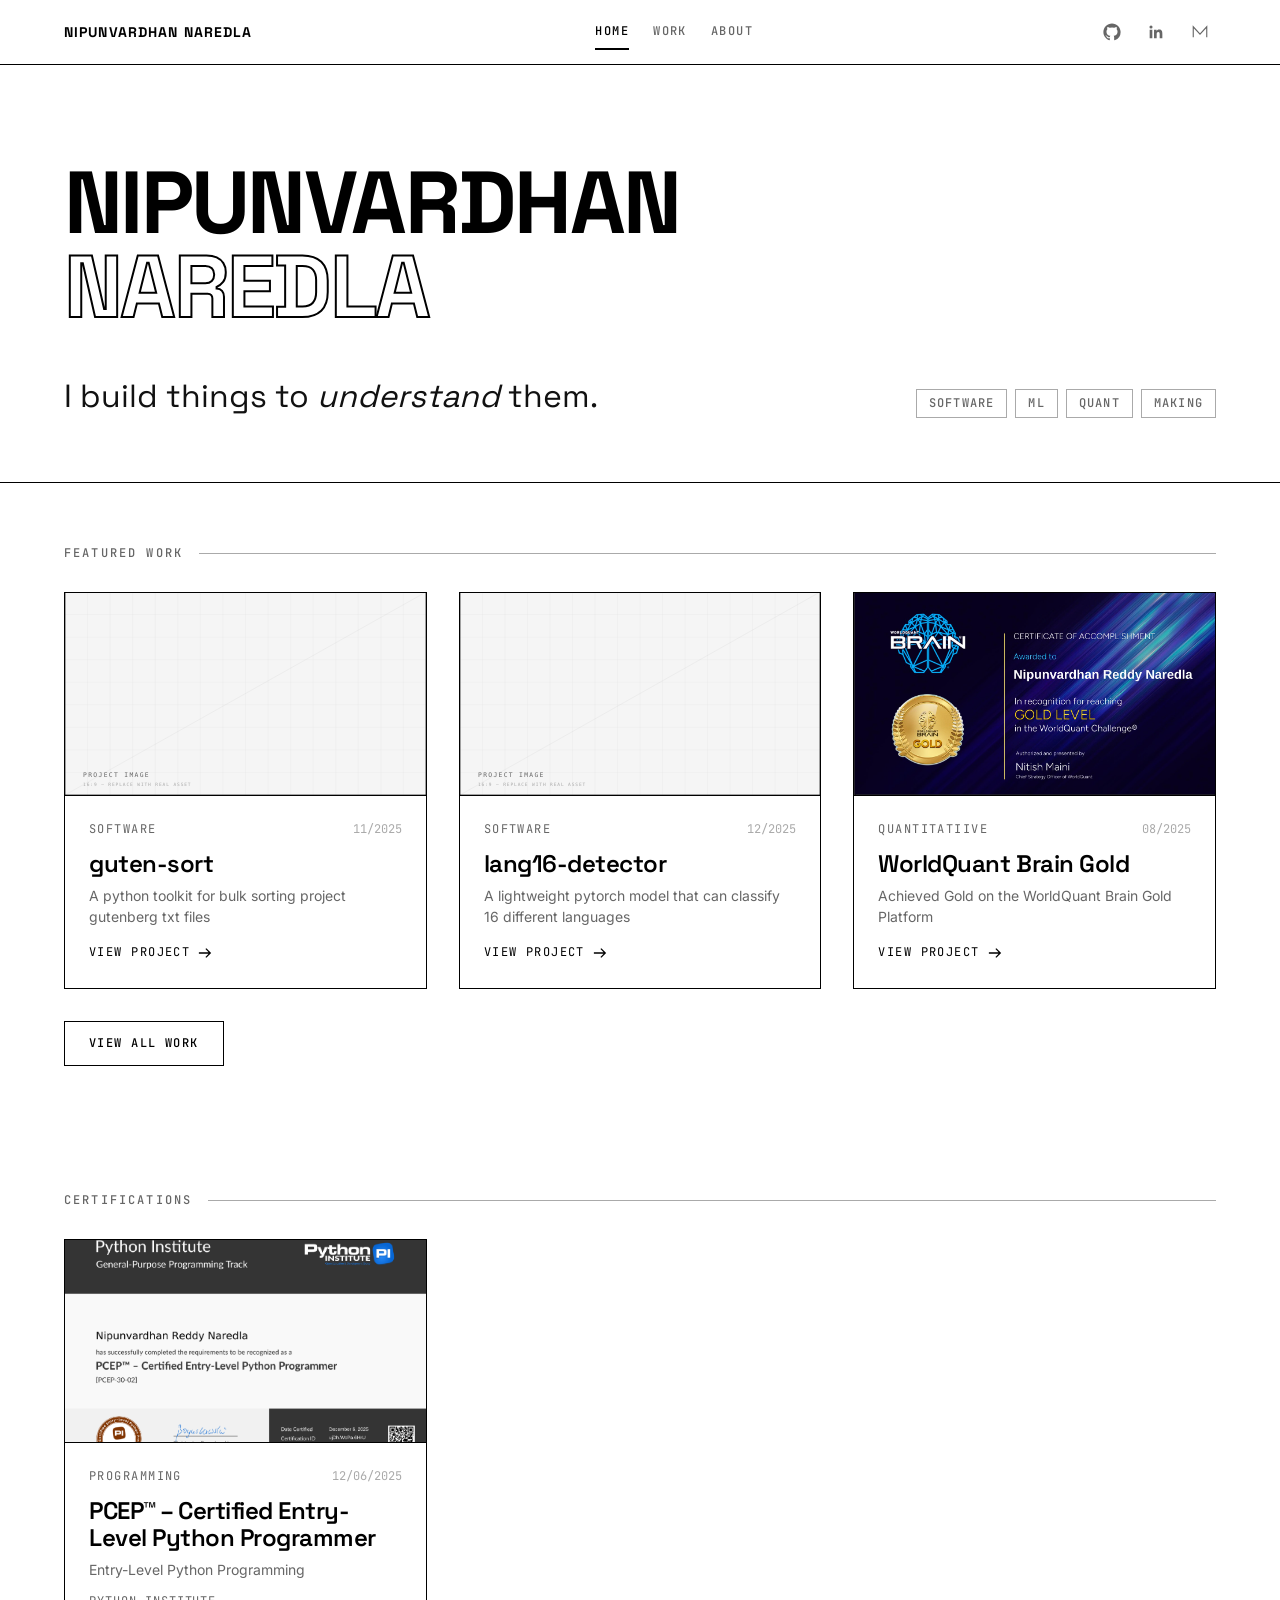
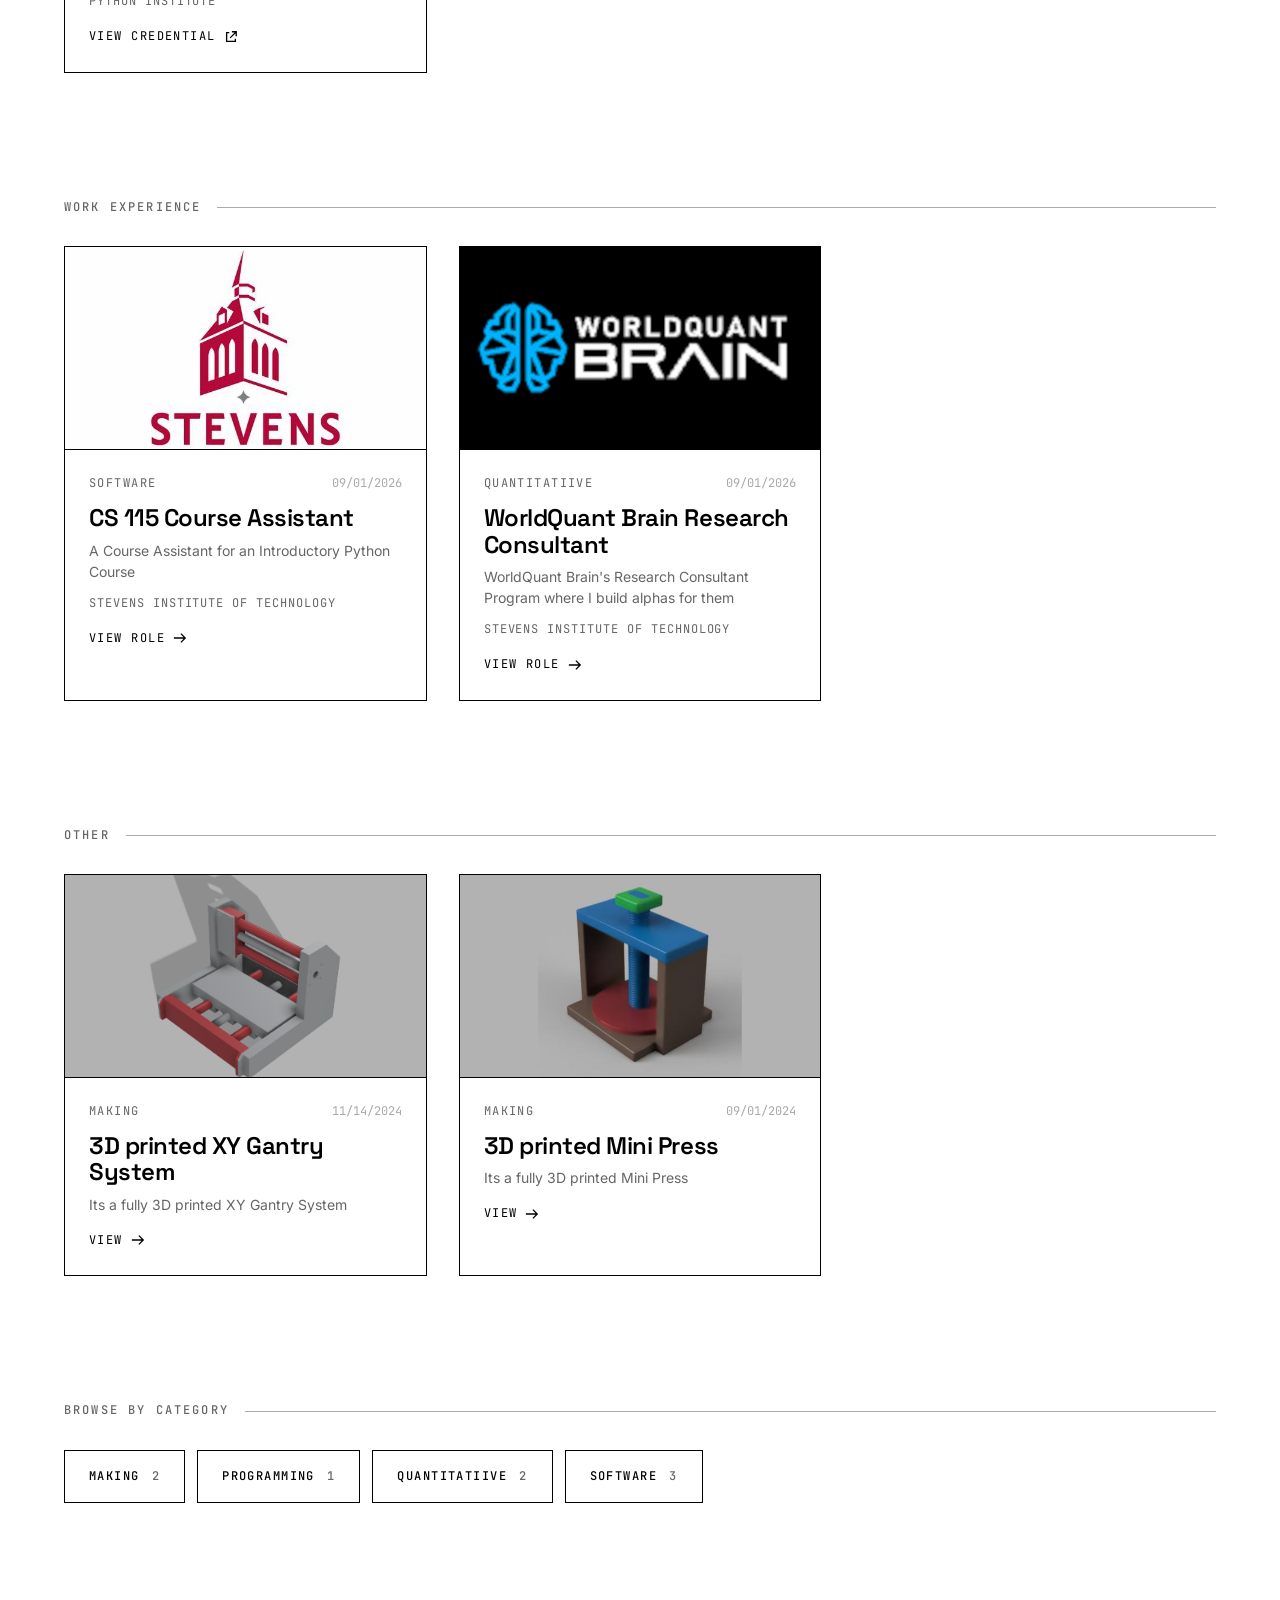
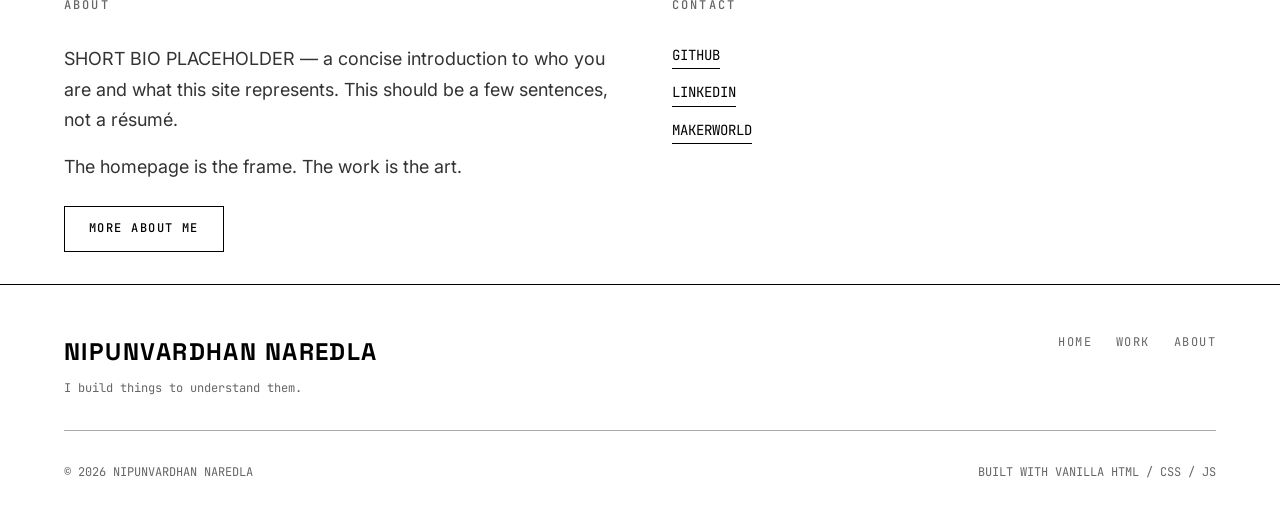
<file: index.html>
<!DOCTYPE html>
<html lang="en">
<head>
  <meta charset="UTF-8">
  <meta name="viewport" content="width=device-width, initial-scale=1.0">
  <title>NIPUNVARDHAN NAREDLA — I build things to understand them.</title>
  <meta name="description" content="Personal portfolio of Nipunvardhan Naredla — projects, certifications, and work experience.">

  <!-- Fonts -->
  <link rel="preconnect" href="https://fonts.googleapis.com">
  <link rel="preconnect" href="https://fonts.gstatic.com" crossorigin>
  <link href="https://fonts.googleapis.com/css2?family=Space+Grotesk:wght@400;500;600;700&family=Inter:wght@400;500;600&family=JetBrains+Mono:wght@400;500&display=swap" rel="stylesheet">

  <!-- Styles -->
  <link rel="stylesheet" href="css/global.css">
  <link rel="stylesheet" href="css/components.css">
  <link rel="stylesheet" href="css/pages.css">

  <!-- Favicon -->
  <link rel="icon" href="data:image/svg+xml,%3Csvg xmlns='http://www.w3.org/2000/svg' viewBox='0 0 32 32'%3E%3Crect width='32' height='32' fill='%23000'/%3E%3Ctext x='16' y='22' font-family='monospace' font-size='14' fill='%23fff' text-anchor='middle'%3ENN%3C/text%3E%3C/svg%3E">
</head>
<body>
  <a class="skip-link" href="#main">Skip to content</a>

  <!-- Icon sprite -->
  <svg xmlns="http://www.w3.org/2000/svg" style="display:none" aria-hidden="true">
    <defs>
      <symbol id="icon-github" viewBox="0 0 24 24">
        <path fill="currentColor" d="M12 .5C5.65.5.5 5.65.5 12c0 5.08 3.29 9.39 7.86 10.91.58.11.79-.25.79-.55 0-.27-.01-1.17-.02-2.12-3.2.7-3.88-1.36-3.88-1.36-.52-1.33-1.28-1.68-1.28-1.68-1.04-.71.08-.7.08-.7 1.15.08 1.76 1.19 1.76 1.19 1.03 1.76 2.69 1.25 3.35.96.1-.75.4-1.25.72-1.54-2.55-.29-5.24-1.28-5.24-5.68 0-1.26.45-2.28 1.19-3.09-.12-.29-.52-1.46.11-3.05 0 0 .97-.31 3.18 1.18a11.1 11.1 0 0 1 5.78 0c2.21-1.49 3.18-1.18 3.18-1.18.63 1.59.23 2.76.11 3.05.74.81 1.19 1.83 1.19 3.09 0 4.41-2.69 5.38-5.25 5.67.41.35.77 1.05.77 2.12 0 1.53-.01 2.76-.01 3.14 0 .3.2.66.8.55A11.51 11.51 0 0 0 23.5 12C23.5 5.65 18.35.5 12 .5z"/>
      </symbol>
      <symbol id="icon-linkedin" viewBox="0 0 24 24">
        <path fill="currentColor" d="M20.45 20.45h-3.55v-5.57c0-1.33-.03-3.04-1.85-3.04-1.85 0-2.14 1.45-2.14 2.94v5.67H9.36V9h3.41v1.56h.05c.48-.9 1.64-1.85 3.37-1.85 3.6 0 4.27 2.37 4.27 5.46v6.28zM5.34 7.43a2.06 2.06 0 1 1 0-4.12 2.06 2.06 0 0 1 0 4.12zM7.12 20.45H3.56V9h3.56v11.45z"/>
      </symbol>
      <symbol id="icon-makerworld" viewBox="0 0 24 24">
        <path fill="none" stroke="currentColor" stroke-width="1.5" d="M3 19V5l9 10 9-10v14"/>
      </symbol>
    </defs>
  </svg>

  <!-- ================= HEADER ================= -->
  <header class="site-header">
    <div class="container site-header__inner">
      <a class="site-header__logo" href="index.html">NIPUNVARDHAN NAREDLA</a>

      <nav class="site-nav" id="site-nav" aria-label="Main navigation">
        <a class="site-nav__link" href="index.html" aria-current="page">Home</a>
        <a class="site-nav__link" href="projects.html">Work</a>
        <a class="site-nav__link" href="about.html">About</a>
      </nav>

      <div class="site-header__socials">
        <a class="social-link" href="https://github.com/Nipunvardhan-Naredla" aria-label="GitHub">
          <svg><use href="#icon-github"/></svg>
        </a>
        <a class="social-link" href="https://linkedin.com/in/nipunvardhan-naredla" aria-label="LinkedIn">
          <svg><use href="#icon-linkedin"/></svg>
        </a>
        <a class="social-link" href="https://makerworld.com/en/@NipunMakesStuff" aria-label="MakerWorld">
          <svg><use href="#icon-makerworld"/></svg>
        </a>
      </div>

      <button class="nav-toggle" id="nav-toggle" aria-expanded="false" aria-controls="site-nav" aria-label="Toggle navigation menu">
        <span class="nav-toggle__bar"></span>
        <span class="nav-toggle__bar"></span>
        <span class="nav-toggle__bar"></span>
      </button>
    </div>
  </header>

  <main id="main">

    <!-- ================= HERO ================= -->
    <section class="hero" aria-labelledby="hero-title">
      <div class="container">
        <h1 class="hero__title" id="hero-title">
          <span class="hero__title-line">NIPUNVARDHAN</span>
          <span class="hero__title-line hero__title-line--outline">NAREDLA</span>
        </h1>

        <div class="hero__bottom">
          <p class="hero__tagline">
            I build things to <em>understand</em> them.
          </p>
          <div class="hero__categories" aria-label="Areas of work">
            <span class="tag">SOFTWARE</span>
            <span class="tag">ML</span>
            <span class="tag">QUANT</span>
            <span class="tag">MAKING</span>
          </div>
        </div>
      </div>
    </section>

    <!-- ================= FEATURED WORK ================= -->
    <section class="section" aria-labelledby="featured-title">
      <div class="container">
        <h2 class="section-label" id="featured-title">Featured Work</h2>
        <div class="featured-grid" id="featured-grid">
          <!-- Populated by js/projects.js -->
        </div>
        <p class="mt-8">
          <a class="btn" href="projects.html">View all work</a>
        </p>
      </div>
    </section>

    <!-- ================= CERTIFICATIONS ================= -->
    <section class="section" aria-labelledby="certifications-title">
      <div class="container">
        <h2 class="section-label" id="certifications-title">Certifications</h2>
        <div class="featured-grid" id="certifications-grid">
          <!-- Populated by js/projects.js -->
        </div>
      </div>
    </section>

    <!-- ================= WORK EXPERIENCE ================= -->
    <section class="section" aria-labelledby="experience-title">
      <div class="container">
        <h2 class="section-label" id="experience-title">Work Experience</h2>
        <div class="featured-grid" id="experience-grid">
          <!-- Populated by js/projects.js -->
        </div>
      </div>
    </section>

    <!-- ================= OTHER ================= -->
    <section class="section" aria-labelledby="other-title">
      <div class="container">
        <h2 class="section-label" id="other-title">Other</h2>
        <div class="featured-grid" id="other-grid">
          <!-- Populated by js/projects.js -->
        </div>
      </div>
    </section>
    <!--================= INTERACTIVE / FEATURED PROJECT =================
    <section class="interactive-section section--large" aria-labelledby="interactive-title">
      <div class="container">
        <h2 class="section-label" id="interactive-title">Interactive Project</h2>

        <div class="interactive-demo">
          <div class="interactive-demo__canvas-wrap">
            <canvas class="interactive-demo__canvas" id="demo-canvas" aria-label="Interactive monochrome particle field demo"></canvas>
            <span class="interactive-demo__hint">MOVE CURSOR — PLACEHOLDER DEMO</span>
          </div>
          <div class="interactive-demo__body">
            <div>
              <h3 class="interactive-demo__title">INTERACTIVE PROJECT TITLE</h3>
              <p class="interactive-demo__desc">
                INTERACTIVE PROJECT DESCRIPTION — this section is reserved for a project that
                benefits from being experienced directly. Replace this canvas with a live demo,
                simulation, tool, game, or visualization.
              </p>
            </div>
            <a class="btn" href="projects/software.html">Open project</a>
          </div>
        </div>
      </div>
    </section>
    -->
    <!-- ================= CATEGORIES ================= -->
    <section class="section" aria-labelledby="categories-title">
      <div class="container">
        <h2 class="section-label" id="categories-title">Browse by Category</h2>
        <div class="category-list" id="category-list">
          <!-- Populated by js/projects.js from work data -->
        </div>
      </div>
    </section>

    <!-- ================= ABOUT TEASER ================= -->
    <section class="section section--tight" aria-labelledby="about-teaser-title">
      <div class="container">
        <div class="home-about">
          <div>
            <h2 class="section-label section-label--no-rule" id="about-teaser-title">About</h2>
            <div class="home-about__text">
              <p>
                SHORT BIO PLACEHOLDER — a concise introduction to who you are and what this
                site represents. This should be a few sentences, not a résumé.
              </p>
              <p>
                The homepage is the frame. The work is the art.
              </p>
            </div>
            <p class="mt-6">
              <a class="btn" href="about.html">More about me</a>
            </p>
          </div>
          <div>
            <h2 class="section-label section-label--no-rule">Contact</h2>
            <div class="about-contact">
              <a href="https://github.com/Nipunvardhan-Naredla">GITHUB</a>
              <a href="https://linkedin.com/in/nipunvardhan-naredla">LINKEDIN</a>
              <a href="https://makerworld.com/en/@NipunMakesStuff">MAKERWORLD</a>
            </div>
          </div>
        </div>
      </div>
    </section>

  </main>

  <!-- ================= FOOTER ================= -->
  <footer class="site-footer">
    <div class="container site-footer__inner">
      <div class="site-footer__top">
        <div>
          <p class="site-footer__brand">NIPUNVARDHAN NAREDLA</p>
          <p class="site-footer__tagline">I build things to understand them.</p>
        </div>
        <nav class="site-footer__nav" aria-label="Footer navigation">
          <a href="index.html">Home</a>
          <a href="projects.html">Work</a>
          <a href="about.html">About</a>
        </nav>
      </div>
      <div class="site-footer__bottom">
        <p class="site-footer__meta">© 2026 NIPUNVARDHAN NAREDLA</p>
        <p class="site-footer__meta">BUILT WITH VANILLA HTML / CSS / JS</p>
      </div>
    </div>
  </footer>

  <!-- Scripts -->
  <script src="js/projects-data.js"></script>
  <script src="js/projects.js"></script>
  <script src="js/main.js"></script>
</body>
</html>
</file>
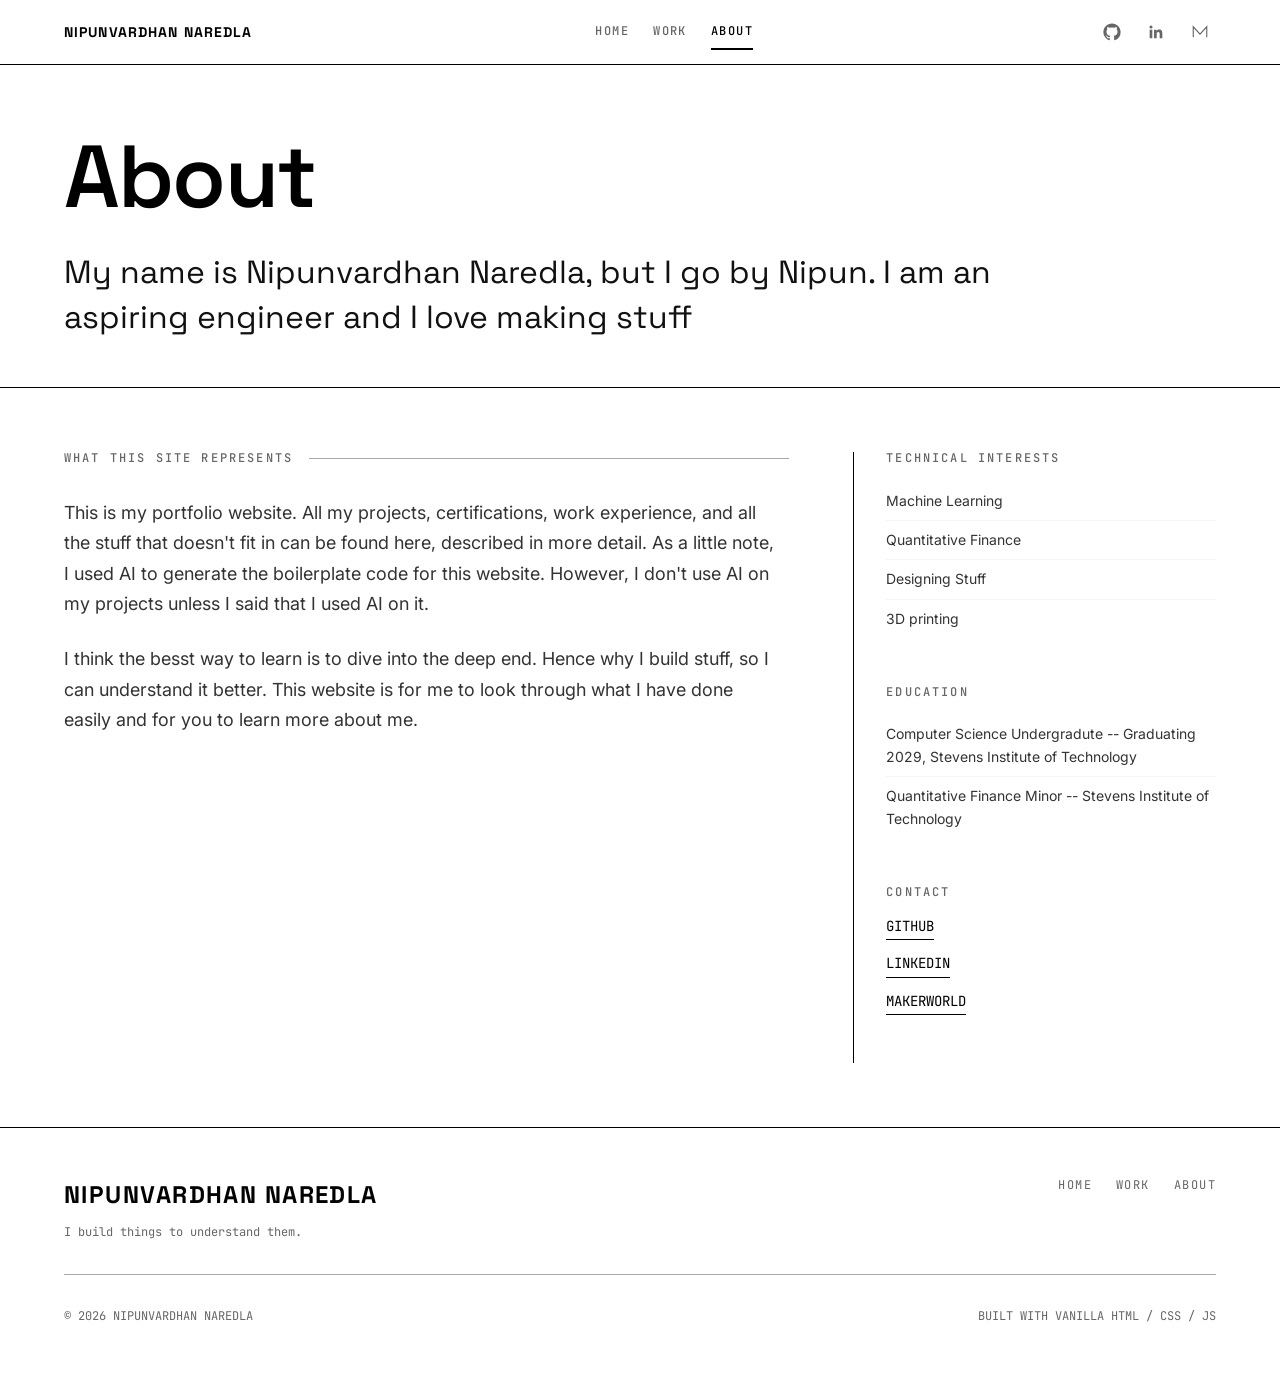
<file: about.html>
<!DOCTYPE html>
<html lang="en">
<head>
  <meta charset="UTF-8">
  <meta name="viewport" content="width=device-width, initial-scale=1.0">
  <title>About — NIPUNVARDHAN NAREDLA</title>
  <meta name="description" content="About Nipunvardhan Naredla.">

  <!-- Fonts -->
  <link rel="preconnect" href="https://fonts.googleapis.com">
  <link rel="preconnect" href="https://fonts.gstatic.com" crossorigin>
  <link href="https://fonts.googleapis.com/css2?family=Space+Grotesk:wght@400;500;600;700&family=Inter:wght@400;500;600&family=JetBrains+Mono:wght@400;500&display=swap" rel="stylesheet">

  <!-- Styles -->
  <link rel="stylesheet" href="css/global.css">
  <link rel="stylesheet" href="css/components.css">
  <link rel="stylesheet" href="css/pages.css">

  <!-- Favicon -->
  <link rel="icon" href="data:image/svg+xml,%3Csvg xmlns='http://www.w3.org/2000/svg' viewBox='0 0 32 32'%3E%3Crect width='32' height='32' fill='%23000'/%3E%3Ctext x='16' y='22' font-family='monospace' font-size='14' fill='%23fff' text-anchor='middle'%3ENN%3C/text%3E%3C/svg%3E">
</head>
<body>
  <a class="skip-link" href="#main">Skip to content</a>

  <!-- Icon sprite -->
  <svg xmlns="http://www.w3.org/2000/svg" style="display:none" aria-hidden="true">
    <defs>
      <symbol id="icon-github" viewBox="0 0 24 24">
        <path fill="currentColor" d="M12 .5C5.65.5.5 5.65.5 12c0 5.08 3.29 9.39 7.86 10.91.58.11.79-.25.79-.55 0-.27-.01-1.17-.02-2.12-3.2.7-3.88-1.36-3.88-1.36-.52-1.33-1.28-1.68-1.28-1.68-1.04-.71.08-.7.08-.7 1.15.08 1.76 1.19 1.76 1.19 1.03 1.76 2.69 1.25 3.35.96.1-.75.4-1.25.72-1.54-2.55-.29-5.24-1.28-5.24-5.68 0-1.26.45-2.28 1.19-3.09-.12-.29-.52-1.46.11-3.05 0 0 .97-.31 3.18 1.18a11.1 11.1 0 0 1 5.78 0c2.21-1.49 3.18-1.18 3.18-1.18.63 1.59.23 2.76.11 3.05.74.81 1.19 1.83 1.19 3.09 0 4.41-2.69 5.38-5.25 5.67.41.35.77 1.05.77 2.12 0 1.53-.01 2.76-.01 3.14 0 .3.2.66.8.55A11.51 11.51 0 0 0 23.5 12C23.5 5.65 18.35.5 12 .5z"/>
      </symbol>
      <symbol id="icon-linkedin" viewBox="0 0 24 24">
        <path fill="currentColor" d="M20.45 20.45h-3.55v-5.57c0-1.33-.03-3.04-1.85-3.04-1.85 0-2.14 1.45-2.14 2.94v5.67H9.36V9h3.41v1.56h.05c.48-.9 1.64-1.85 3.37-1.85 3.6 0 4.27 2.37 4.27 5.46v6.28zM5.34 7.43a2.06 2.06 0 1 1 0-4.12 2.06 2.06 0 0 1 0 4.12zM7.12 20.45H3.56V9h3.56v11.45z"/>
      </symbol>
      <symbol id="icon-makerworld" viewBox="0 0 24 24">
        <path fill="none" stroke="currentColor" stroke-width="1.5" d="M3 19V5l9 10 9-10v14"/>
      </symbol>
    </defs>
  </svg>

  <!-- ================= HEADER ================= -->
  <header class="site-header">
    <div class="container site-header__inner">
      <a class="site-header__logo" href="index.html">NIPUNVARDHAN NAREDLA</a>

      <nav class="site-nav" id="site-nav" aria-label="Main navigation">
        <a class="site-nav__link" href="index.html">Home</a>
        <a class="site-nav__link" href="projects.html">Work</a>
        <a class="site-nav__link" href="about.html" aria-current="page">About</a>
      </nav>

      <div class="site-header__socials">
        <a class="social-link" href="https://github.com/Nipunvardhan-Naredla" aria-label="GitHub">
          <svg><use href="#icon-github"/></svg>
        </a>
        <a class="social-link" href="https://linkedin.com/in/nipunvardhan-naredla" aria-label="LinkedIn">
          <svg><use href="#icon-linkedin"/></svg>
        </a>
        <a class="social-link" href="https://makerworld.com/en/@NipunMakesStuff" aria-label="MakerWorld">
          <svg><use href="#icon-makerworld"/></svg>
        </a>
      </div>

      <button class="nav-toggle" id="nav-toggle" aria-expanded="false" aria-controls="site-nav" aria-label="Toggle navigation menu">
        <span class="nav-toggle__bar"></span>
        <span class="nav-toggle__bar"></span>
        <span class="nav-toggle__bar"></span>
      </button>
    </div>
  </header>

  <main id="main">

    <!-- ================= HERO ================= -->
    <section class="about-hero">
      <div class="container">
        <h1 class="about-hero__title">About</h1>
        <p class="about-hero__lead">
          My name is Nipunvardhan Naredla, but I go by Nipun. I am an aspiring engineer and I love making stuff
        </p>
      </div>
    </section>

    <!-- ================= BODY ================= -->
    <section class="section">
      <div class="container">
        <div class="about-grid">
          <div class="about-body">
            <h2 class="section-label">What this site represents</h2>
            <p>
              This is my portfolio website. All my projects, certifications, work experience, 
              and all the stuff that doesn't fit in can be found here, described in more detail. 
              As a little note, I used AI to generate the boilerplate code for this website. However,
              I don't use AI on my projects unless I said that I used AI on it.
            </p>
            <p>
              I think the besst way to learn is to dive into the deep end. Hence why I build stuff,
              so I can understand it better. This website is for me to look through what I have done
              easily and for you to learn more about me. 
            </p>
          </div>

          <aside class="about-side">
            <div class="about-side__block">
              <h2 class="about-side__label">Technical interests</h2>
              <ul class="about-side__list">
                <li>Machine Learning</li>
                <li>Quantitative Finance</li>
                <li>Designing Stuff</li>
                <li>3D printing</li>
              </ul>
            </div>

            <div class="about-side__block">
              <h2 class="about-side__label">Education</h2>
              <ul class="about-side__list">
                <li>Computer Science Undergradute -- Graduating 2029, Stevens Institute of Technology</li>
                <li>Quantitative Finance Minor -- Stevens Institute of Technology</li>
              </ul>
            </div>

            <div class="about-side__block">
              <h2 class="about-side__label">Contact</h2>
              <div class="about-contact">
                <a href="https://github.com/Nipunvardhan-Naredla">GITHUB</a>
                <a href="https://linkedin.com/in/nipunvardhan-naredla">LINKEDIN</a>
                <a href="https://makerworld.com/en/@NipunMakesStuff">MAKERWORLD</a>
              </div>
            </div>
          </aside>
        </div>
      </div>
    </section>

  </main>

  <!-- ================= FOOTER ================= -->
  <footer class="site-footer">
    <div class="container site-footer__inner">
      <div class="site-footer__top">
        <div>
          <p class="site-footer__brand">NIPUNVARDHAN NAREDLA</p>
          <p class="site-footer__tagline">I build things to understand them.</p>
        </div>
        <nav class="site-footer__nav" aria-label="Footer navigation">
          <a href="index.html">Home</a>
          <a href="projects.html">Work</a>
          <a href="about.html">About</a>
        </nav>
      </div>
      <div class="site-footer__bottom">
        <p class="site-footer__meta">© 2026 NIPUNVARDHAN NAREDLA</p>
        <p class="site-footer__meta">BUILT WITH VANILLA HTML / CSS / JS</p>
      </div>
    </div>
  </footer>

  <!-- Scripts -->
  <script src="js/main.js"></script>
</body>
</html>
</file>
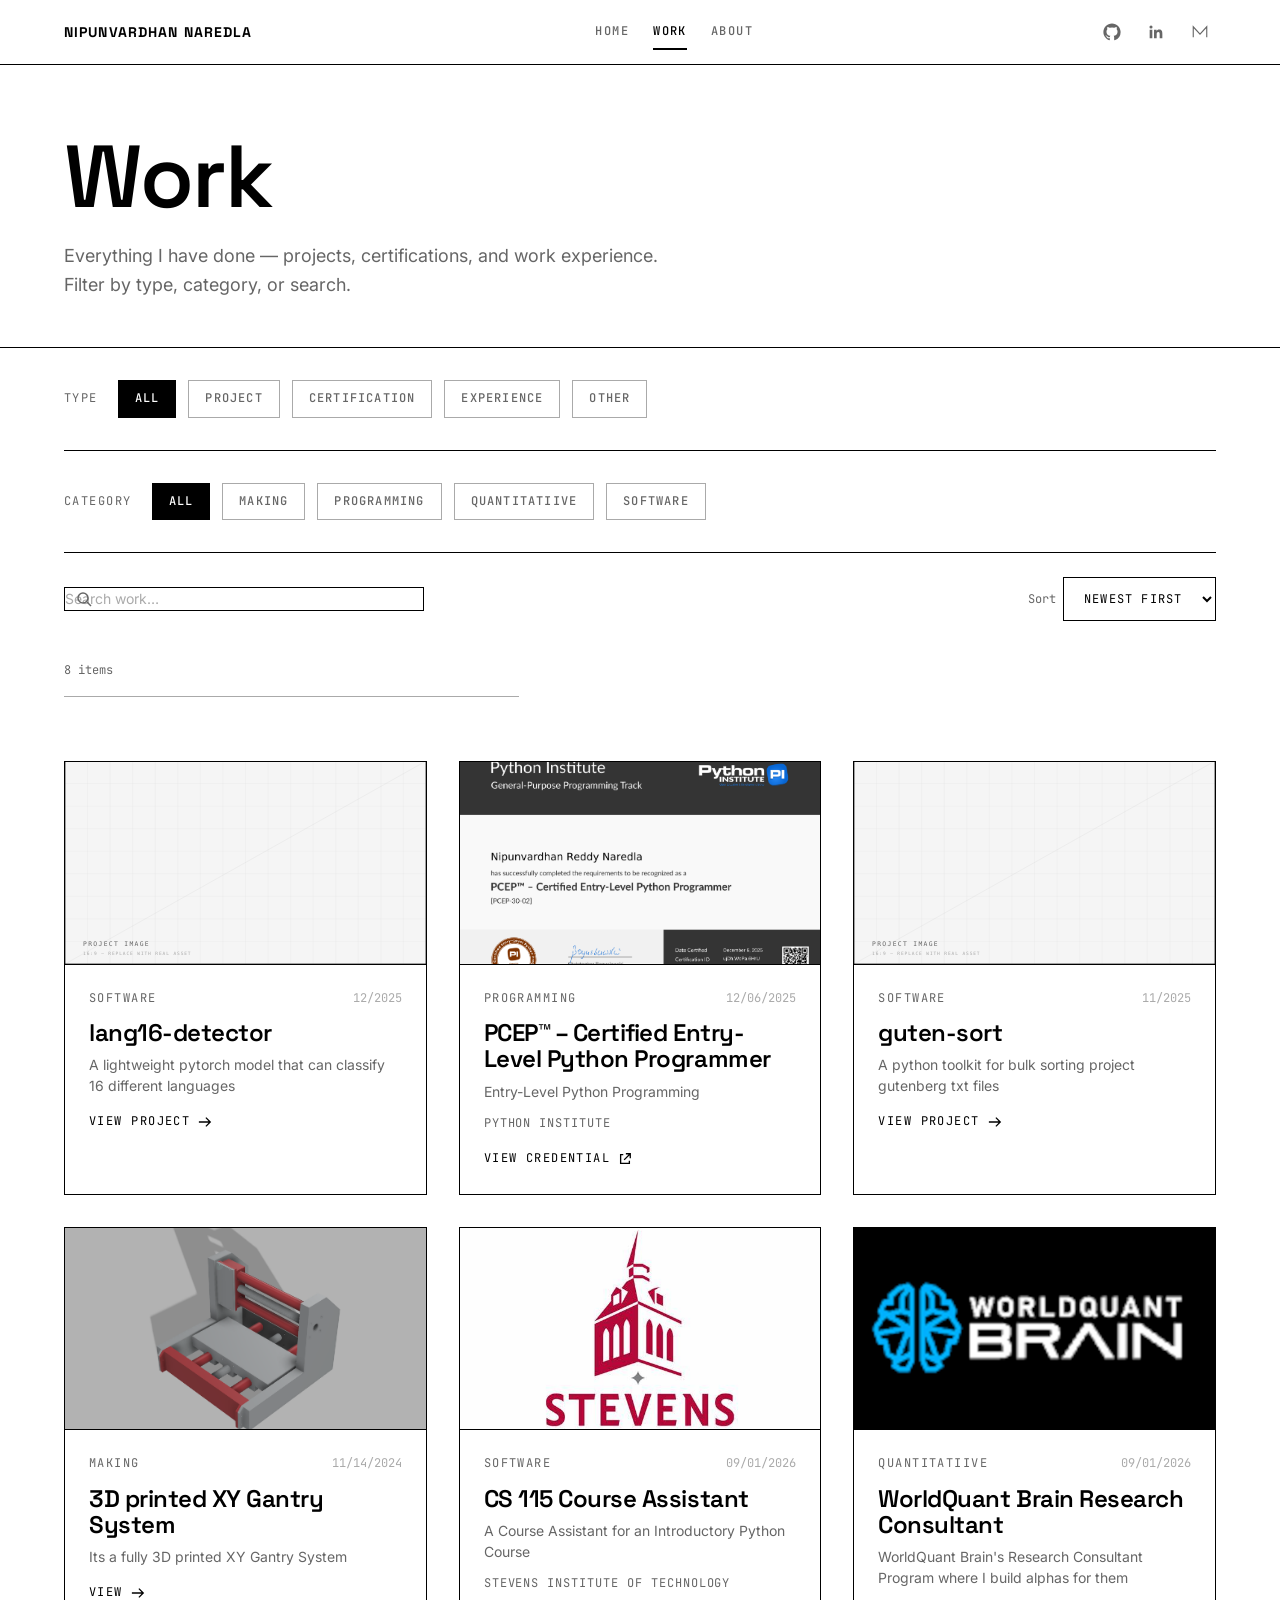
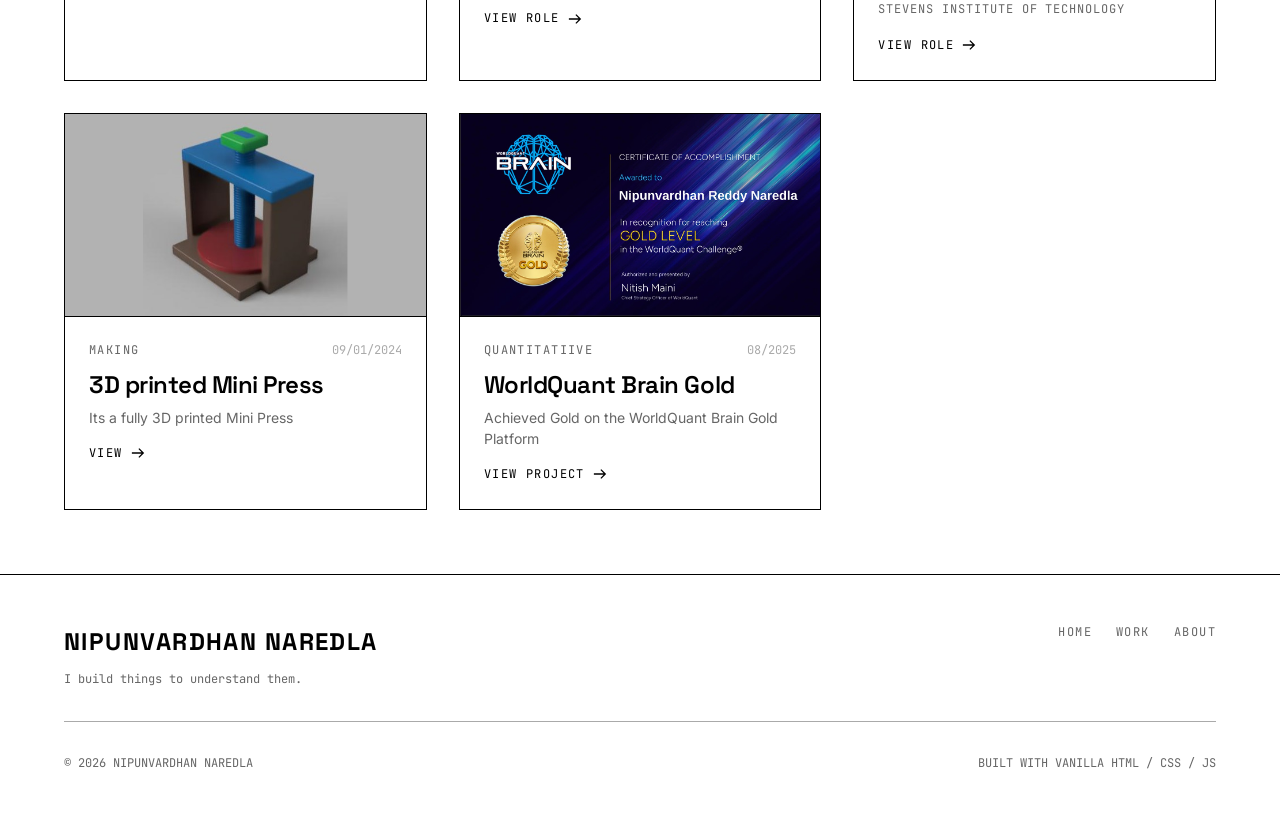
<file: projects.html>
<!DOCTYPE html>
<html lang="en">
<head>
  <meta charset="UTF-8">
  <meta name="viewport" content="width=device-width, initial-scale=1.0">
  <title>Work — NIPUNVARDHAN NAREDLA</title>
  <meta name="description" content="Everything I have done — projects, certifications, and work experience.">

  <!-- Fonts -->
  <link rel="preconnect" href="https://fonts.googleapis.com">
  <link rel="preconnect" href="https://fonts.gstatic.com" crossorigin>
  <link href="https://fonts.googleapis.com/css2?family=Space+Grotesk:wght@400;500;600;700&family=Inter:wght@400;500;600&family=JetBrains+Mono:wght@400;500&display=swap" rel="stylesheet">

  <!-- Styles -->
  <link rel="stylesheet" href="css/global.css">
  <link rel="stylesheet" href="css/components.css">
  <link rel="stylesheet" href="css/pages.css">

  <!-- Favicon -->
  <link rel="icon" href="data:image/svg+xml,%3Csvg xmlns='http://www.w3.org/2000/svg' viewBox='0 0 32 32'%3E%3Crect width='32' height='32' fill='%23000'/%3E%3Ctext x='16' y='22' font-family='monospace' font-size='14' fill='%23fff' text-anchor='middle'%3ENN%3C/text%3E%3C/svg%3E">
</head>
<body>
  <a class="skip-link" href="#main">Skip to content</a>

  <!-- Icon sprite -->
  <svg xmlns="http://www.w3.org/2000/svg" style="display:none" aria-hidden="true">
    <defs>
      <symbol id="icon-github" viewBox="0 0 24 24">
        <path fill="currentColor" d="M12 .5C5.65.5.5 5.65.5 12c0 5.08 3.29 9.39 7.86 10.91.58.11.79-.25.79-.55 0-.27-.01-1.17-.02-2.12-3.2.7-3.88-1.36-3.88-1.36-.52-1.33-1.28-1.68-1.28-1.68-1.04-.71.08-.7.08-.7 1.15.08 1.76 1.19 1.76 1.19 1.03 1.76 2.69 1.25 3.35.96.1-.75.4-1.25.72-1.54-2.55-.29-5.24-1.28-5.24-5.68 0-1.26.45-2.28 1.19-3.09-.12-.29-.52-1.46.11-3.05 0 0 .97-.31 3.18 1.18a11.1 11.1 0 0 1 5.78 0c2.21-1.49 3.18-1.18 3.18-1.18.63 1.59.23 2.76.11 3.05.74.81 1.19 1.83 1.19 3.09 0 4.41-2.69 5.38-5.25 5.67.41.35.77 1.05.77 2.12 0 1.53-.01 2.76-.01 3.14 0 .3.2.66.8.55A11.51 11.51 0 0 0 23.5 12C23.5 5.65 18.35.5 12 .5z"/>
      </symbol>
      <symbol id="icon-linkedin" viewBox="0 0 24 24">
        <path fill="currentColor" d="M20.45 20.45h-3.55v-5.57c0-1.33-.03-3.04-1.85-3.04-1.85 0-2.14 1.45-2.14 2.94v5.67H9.36V9h3.41v1.56h.05c.48-.9 1.64-1.85 3.37-1.85 3.6 0 4.27 2.37 4.27 5.46v6.28zM5.34 7.43a2.06 2.06 0 1 1 0-4.12 2.06 2.06 0 0 1 0 4.12zM7.12 20.45H3.56V9h3.56v11.45z"/>
      </symbol>
      <symbol id="icon-makerworld" viewBox="0 0 24 24">
        <path fill="none" stroke="currentColor" stroke-width="1.5" d="M3 19V5l9 10 9-10v14"/>
      </symbol>
      <symbol id="icon-search" viewBox="0 0 16 16">
        <circle cx="7" cy="7" r="5" fill="none" stroke="currentColor" stroke-width="1.5"/>
        <path fill="none" stroke="currentColor" stroke-width="1.5" d="M11 11l4 4"/>
      </symbol>
    </defs>
  </svg>

  <!-- ================= HEADER ================= -->
  <header class="site-header">
    <div class="container site-header__inner">
      <a class="site-header__logo" href="index.html">NIPUNVARDHAN NAREDLA</a>

      <nav class="site-nav" id="site-nav" aria-label="Main navigation">
        <a class="site-nav__link" href="index.html">Home</a>
        <a class="site-nav__link" href="projects.html" aria-current="page">Work</a>
        <a class="site-nav__link" href="about.html">About</a>
      </nav>

      <div class="site-header__socials">
        <a class="social-link" href="https://github.com/Nipunvardhan-Naredla" aria-label="GitHub">
          <svg><use href="#icon-github"/></svg>
        </a>
        <a class="social-link" href="https://linkedin.com/in/nipunvardhan-naredla" aria-label="LinkedIn">
          <svg><use href="#icon-linkedin"/></svg>
        </a>
        <a class="social-link" href="https://makerworld.com/en/@NipunMakesStuff" aria-label="MakerWorld">
          <svg><use href="#icon-makerworld"/></svg>
        </a>
      </div>

      <button class="nav-toggle" id="nav-toggle" aria-expanded="false" aria-controls="site-nav" aria-label="Toggle navigation menu">
        <span class="nav-toggle__bar"></span>
        <span class="nav-toggle__bar"></span>
        <span class="nav-toggle__bar"></span>
      </button>
    </div>
  </header>

  <main id="main">

    <!-- ================= HERO ================= -->
    <section class="projects-hero">
      <div class="container">
        <h1 class="projects-hero__title">Work</h1>
        <p class="projects-hero__desc">
          Everything I have done — projects, certifications, and work experience.
          Filter by type, category, or search.
        </p>
      </div>
    </section>

    <!-- ================= FILTERS ================= -->
    <section aria-label="Work filters">
      <div class="container">
        <div class="filter-bar" id="type-bar">
          <!-- Populated by js/projects.js -->
        </div>

        <div class="filter-bar" id="filter-bar">
          <!-- Populated by js/projects.js from work data -->
        </div>

        <div class="projects-toolbar">
          <div class="search-box">
            <svg class="search-box__icon" aria-hidden="true"><use href="#icon-search"/></svg>
            <input class="search-box__input" type="search" id="work-search" placeholder="Search work…" aria-label="Search work">
          </div>
          <label class="mono text-xs text-gray" for="work-sort">
            Sort
            <select class="sort-select" id="work-sort">
              <option value="newest">Newest first</option>
              <option value="oldest">Oldest first</option>
            </select>
          </label>
        </div>

        <p class="results-meta" id="results-meta" aria-live="polite"></p>
      </div>
    </section>

    <!-- ================= WORK GRID ================= -->
    <section class="section" aria-label="Work collection">
      <div class="container">
        <div class="card-grid" id="work-grid">
          <!-- Populated by js/projects.js -->
        </div>

        <div class="empty-state" id="empty-state" hidden>
          <h2 class="empty-state__title">Nothing found</h2>
          <p class="empty-state__text">
            Try a different search term, type, or category.
          </p>
        </div>
      </div>
    </section>

  </main>

  <!-- ================= FOOTER ================= -->
  <footer class="site-footer">
    <div class="container site-footer__inner">
      <div class="site-footer__top">
        <div>
          <p class="site-footer__brand">NIPUNVARDHAN NAREDLA</p>
          <p class="site-footer__tagline">I build things to understand them.</p>
        </div>
        <nav class="site-footer__nav" aria-label="Footer navigation">
          <a href="index.html">Home</a>
          <a href="projects.html">Work</a>
          <a href="about.html">About</a>
        </nav>
      </div>
      <div class="site-footer__bottom">
        <p class="site-footer__meta">© 2026 NIPUNVARDHAN NAREDLA</p>
        <p class="site-footer__meta">BUILT WITH VANILLA HTML / CSS / JS</p>
      </div>
    </div>
  </footer>

  <!-- Scripts -->
  <script src="js/projects-data.js"></script>
  <script src="js/projects.js"></script>
  <script src="js/main.js"></script>
</body>
</html>
</file>
<file: css/global.css>
/* ============================================================
   GLOBAL — Design tokens, reset, typography, layout, spacing
   ============================================================ */

/* ---------- Design tokens ---------- */
:root {
  /* Monochrome palette — strictly neutral, no hue */
  --black: #000000;
  --near-black: #111111;
  --dark-gray: #333333;
  --gray: #666666;
  --light-gray: #aaaaaa;
  --off-white: #f5f5f5;
  --white: #ffffff;

  /* Typography */
  --font-display: "Space Grotesk", "Helvetica Neue", Arial, sans-serif;
  --font-body: "Inter", "Helvetica Neue", Arial, sans-serif;
  --font-mono: "JetBrains Mono", "SFMono-Regular", Consolas, monospace;

  /* Type scale (fluid) */
  --text-xs: 0.75rem;
  --text-sm: 0.875rem;
  --text-base: 1rem;
  --text-md: 1.125rem;
  --text-lg: clamp(1.25rem, 2vw, 1.5rem);
  --text-xl: clamp(1.5rem, 3vw, 2rem);
  --text-2xl: clamp(2rem, 4.5vw, 3rem);
  --text-3xl: clamp(2.5rem, 6vw, 4rem);
  --text-4xl: clamp(3rem, 8vw, 5.5rem);
  --text-5xl: clamp(3.5rem, 10vw, 7rem);

  /* Spacing scale */
  --space-1: 0.25rem;
  --space-2: 0.5rem;
  --space-3: 0.75rem;
  --space-4: 1rem;
  --space-6: 1.5rem;
  --space-8: 2rem;
  --space-12: 3rem;
  --space-16: 4rem;
  --space-20: 5rem;
  --space-24: 6rem;
  --space-32: 8rem;

  /* Layout */
  --container-max: 1200px;
  --container-narrow: 760px;
  --header-height: 64px;
  --border-thin: 1px;
  --border-thick: 2px;

  /* Motion */
  --ease-out: cubic-bezier(0.22, 1, 0.36, 1);
  --duration-fast: 150ms;
  --duration-med: 300ms;
  --duration-slow: 500ms;

  /* Focus */
  --focus-ring: 2px solid var(--black);
  --focus-offset: 2px;
}

/* ---------- Reset ---------- */
*,
*::before,
*::after {
  box-sizing: border-box;
  margin: 0;
  padding: 0;
}

html {
  scroll-behavior: smooth;
  -webkit-text-size-adjust: 100%;
}

body {
  font-family: var(--font-body);
  font-size: var(--text-base);
  line-height: 1.6;
  color: var(--near-black);
  background: var(--white);
  -webkit-font-smoothing: antialiased;
  -moz-osx-font-smoothing: grayscale;
}

img,
picture,
video,
canvas,
svg {
  display: block;
  max-width: 100%;
  height: auto;
}

input,
button,
textarea,
select {
  font: inherit;
  color: inherit;
}

button {
  background: none;
  border: none;
  cursor: pointer;
}

a {
  color: inherit;
  text-decoration: none;
}

ul,
ol {
  list-style: none;
}

/* ---------- Typography ---------- */
h1,
h2,
h3,
h4,
h5,
h6 {
  font-family: var(--font-display);
  font-weight: 600;
  line-height: 1.1;
  letter-spacing: -0.02em;
  color: var(--black);
}

h1 {
  font-size: var(--text-3xl);
}

h2 {
  font-size: var(--text-2xl);
}

h3 {
  font-size: var(--text-xl);
}

h4 {
  font-size: var(--text-lg);
}

p {
  max-width: 65ch;
}

strong {
  font-weight: 600;
  color: var(--black);
}

/* ---------- Layout ---------- */
.container {
  width: 100%;
  max-width: var(--container-max);
  margin-inline: auto;
  padding-inline: var(--space-6);
}

.container-narrow {
  width: 100%;
  max-width: var(--container-narrow);
  margin-inline: auto;
  padding-inline: var(--space-6);
}

.section {
  padding-block: var(--space-16);
}

.section--tight {
  padding-block: var(--space-8);
}

.section--large {
  padding-block: var(--space-24);
}

/* ---------- Section labels ---------- */
.section-label {
  display: flex;
  align-items: center;
  gap: var(--space-4);
  font-family: var(--font-mono);
  font-size: var(--text-xs);
  font-weight: 500;
  letter-spacing: 0.18em;
  text-transform: uppercase;
  color: var(--gray);
  margin-bottom: var(--space-8);
}

.section-label::after {
  content: "";
  flex: 1;
  height: var(--border-thin);
  background: var(--light-gray);
}

.section-label--no-rule::after {
  display: none;
}

/* ---------- Utility ---------- */
.mono {
  font-family: var(--font-mono);
}

.text-sm {
  font-size: var(--text-sm);
}

.text-xs {
  font-size: var(--text-xs);
}

.text-gray {
  color: var(--gray);
}

.text-black {
  color: var(--black);
}

.mt-1 { margin-top: var(--space-1); }
.mt-2 { margin-top: var(--space-2); }
.mt-3 { margin-top: var(--space-3); }
.mt-4 { margin-top: var(--space-4); }
.mt-6 { margin-top: var(--space-6); }
.mt-8 { margin-top: var(--space-8); }
.mt-12 { margin-top: var(--space-12); }
.mt-16 { margin-top: var(--space-16); }
.mt-24 { margin-top: var(--space-24); }

.mb-1 { margin-bottom: var(--space-1); }
.mb-2 { margin-bottom: var(--space-2); }
.mb-3 { margin-bottom: var(--space-3); }
.mb-4 { margin-bottom: var(--space-4); }
.mb-6 { margin-bottom: var(--space-6); }
.mb-8 { margin-bottom: var(--space-8); }
.mb-12 { margin-bottom: var(--space-12); }
.mb-16 { margin-bottom: var(--space-16); }
.mb-24 { margin-bottom: var(--space-24); }

/* ---------- Focus states ---------- */
:focus-visible {
  outline: var(--focus-ring);
  outline-offset: var(--focus-offset);
}

/* ---------- Reduced motion ---------- */
@media (prefers-reduced-motion: reduce) {
  html {
    scroll-behavior: auto;
  }

  *,
  *::before,
  *::after {
    animation-duration: 0.01ms !important;
    animation-iteration-count: 1 !important;
    transition-duration: 0.01ms !important;
  }
}

/* ---------- Responsive ---------- */
@media (max-width: 768px) {
  .section {
    padding-block: var(--space-12);
  }

  .section--large {
    padding-block: var(--space-16);
  }

  .container {
    padding-inline: var(--space-4);
  }

  .container-narrow {
    padding-inline: var(--space-4);
  }
}
</file>
<file: css/pages.css>
/* ============================================================
   PAGES — Home, Work, About page layouts
   ============================================================ */

/* ============================================================
   HOME
   ============================================================ */

/* ---------- Hero ---------- */
.hero {
  padding-block: var(--space-24) var(--space-16);
  border-bottom: var(--border-thin) solid var(--black);
}

.hero__title {
  font-family: var(--font-display);
  font-weight: 700;
  border-top: none;
  font-size: var(--text-4xl);
  line-height: 0.95;
  letter-spacing: -0.03em;
  text-transform: uppercase;
  color: var(--black);
  margin-bottom: var(--space-12);
}

.hero__title-line {
  display: block;
}

.hero__title-line--outline {
  color: transparent;
  -webkit-text-stroke: 2px var(--black);
}

.hero__bottom {
  display: flex;
  justify-content: space-between;
  align-items: flex-end;
  gap: var(--space-8);
  flex-wrap: wrap;
}

.hero__tagline {
  font-family: var(--font-display);
  font-size: var(--text-xl);
  font-weight: 400;
  line-height: 1.3;
  color: var(--near-black);
  max-width: 40ch;
}

.hero__tagline em {
  font-style: italic;
}

.hero__categories {
  display: flex;
  flex-wrap: wrap;
  gap: var(--space-2);
  justify-content: flex-end;
}

/* ---------- Featured work ---------- */
.featured-grid {
  display: grid;
  grid-template-columns: repeat(3, 1fr);
  gap: var(--space-8);
}

/* ---------- Interactive demo ---------- */
.interactive-section {
  border-block: var(--border-thin) solid var(--black);
  background: var(--off-white);
}

.interactive-demo {
  border: var(--border-thin) solid var(--black);
  background: var(--white);
}

.interactive-demo__canvas-wrap {
  position: relative;
  border-bottom: var(--border-thin) solid var(--black);
  background: var(--black);
}

.interactive-demo__canvas {
  width: 100%;
  height: 420px;
  display: block;
}

.interactive-demo__hint {
  position: absolute;
  bottom: var(--space-4);
  left: var(--space-4);
  font-family: var(--font-mono);
  font-size: var(--text-xs);
  letter-spacing: 0.12em;
  text-transform: uppercase;
  color: var(--white);
  opacity: 0.7;
  pointer-events: none;
}

.interactive-demo__body {
  display: flex;
  justify-content: space-between;
  align-items: center;
  gap: var(--space-8);
  padding: var(--space-8);
  flex-wrap: wrap;
}

.interactive-demo__title {
  font-family: var(--font-display);
  font-size: var(--text-xl);
  font-weight: 600;
  color: var(--black);
  margin-bottom: var(--space-2);
}

.interactive-demo__desc {
  font-size: var(--text-sm);
  color: var(--gray);
  max-width: 50ch;
}

/* ---------- Categories ---------- */
.category-list {
  display: flex;
  flex-wrap: wrap;
  gap: var(--space-3);
}

.category-link {
  display: inline-flex;
  align-items: center;
  gap: var(--space-3);
  padding: var(--space-4) var(--space-6);
  border: var(--border-thin) solid var(--black);
  background: var(--white);
  font-family: var(--font-mono);
  font-size: var(--text-xs);
  font-weight: 500;
  letter-spacing: 0.12em;
  text-transform: uppercase;
  color: var(--black);
  transition: background var(--duration-fast) var(--ease-out),
    color var(--duration-fast) var(--ease-out);
}

.category-link:hover {
  background: var(--black);
  color: var(--white);
}

.category-link__count {
  font-family: var(--font-mono);
  font-size: var(--text-xs);
  color: var(--gray);
  transition: color var(--duration-fast) var(--ease-out);
}

.category-link:hover .category-link__count {
  color: var(--white);
}

/* ---------- Home about teaser ---------- */
.home-about {
  display: grid;
  grid-template-columns: 1fr 1fr;
  gap: var(--space-16);
  align-items: start;
}

.home-about__text {
  font-size: var(--text-md);
  line-height: 1.7;
  color: var(--dark-gray);
}

.home-about__text p + p {
  margin-top: var(--space-4);
}

/* ============================================================
   PROJECTS PAGE
   ============================================================ */

.projects-hero {
  padding-block: var(--space-16) var(--space-12);
  border-bottom: var(--border-thin) solid var(--black);
}

.projects-hero__title {
  font-size: var(--text-4xl);
  margin-bottom: var(--space-4);
}

.projects-hero__desc {
  font-size: var(--text-md);
  color: var(--gray);
  max-width: 55ch;
}

/* Filter bar */
.filter-bar {
  display: flex;
  flex-wrap: wrap;
  align-items: center;
  gap: var(--space-3);
  padding-block: var(--space-8);
  border-bottom: var(--border-thin) solid var(--black);
}

.filter-bar__label {
  font-family: var(--font-mono);
  font-size: var(--text-xs);
  letter-spacing: 0.12em;
  text-transform: uppercase;
  color: var(--gray);
  margin-right: var(--space-2);
}

.filter-btn {
  padding: var(--space-2) var(--space-4);
  font-family: var(--font-mono);
  font-size: var(--text-xs);
  font-weight: 500;
  letter-spacing: 0.1em;
  text-transform: uppercase;
  color: var(--gray);
  border: var(--border-thin) solid var(--light-gray);
  background: var(--white);
  cursor: pointer;
  transition: color var(--duration-fast) var(--ease-out),
    border-color var(--duration-fast) var(--ease-out),
    background var(--duration-fast) var(--ease-out);
}

.filter-btn:hover {
  color: var(--black);
  border-color: var(--black);
}

.filter-btn.is-active {
  color: var(--white);
  background: var(--black);
  border-color: var(--black);
}

/* Search + sort */
.projects-toolbar {
  display: flex;
  justify-content: space-between;
  align-items: center;
  gap: var(--space-6);
  padding-block: var(--space-6);
  flex-wrap: wrap;
}

.search-box {
  position: relative;
  flex: 1;
  min-width: 240px;
  max-width: 360px;
}

.search-box__input {
  width: 100%;
  padding: var(--space-3) var(--space-4) var(--space-3) var(--space-10);
  border: var(--border-thin) solid var(--black);
  background: var(--white);
  font-size: var(--text-sm);
  color: var(--black);
}

.search-box__input::placeholder {
  color: var(--light-gray);
}

.search-box__icon {
  position: absolute;
  left: var(--space-3);
  top: 50%;
  transform: translateY(-50%);
  width: 16px;
  height: 16px;
  color: var(--gray);
  pointer-events: none;
}

.sort-select {
  padding: var(--space-3) var(--space-4);
  border: var(--border-thin) solid var(--black);
  background: var(--white);
  font-family: var(--font-mono);
  font-size: var(--text-xs);
  letter-spacing: 0.1em;
  text-transform: uppercase;
  color: var(--black);
  cursor: pointer;
}

/* Results meta */
.results-meta {
  font-family: var(--font-mono);
  font-size: var(--text-xs);
  color: var(--gray);
  padding-block: var(--space-4);
  border-bottom: var(--border-thin) solid var(--light-gray);
}

/* Empty state */
.empty-state {
  padding: var(--space-24) var(--space-6);
  text-align: center;
  border: var(--border-thin) dashed var(--light-gray);
}

.empty-state__title {
  font-family: var(--font-display);
  font-size: var(--text-xl);
  color: var(--black);
  margin-bottom: var(--space-4);
}

.empty-state__text {
  font-size: var(--text-sm);
  color: var(--gray);
  margin-inline: auto;
}

/* ============================================================
   ABOUT
   ============================================================ */

.about-hero {
  padding-block: var(--space-16) var(--space-12);
  border-bottom: var(--border-thin) solid var(--black);
}

.about-hero__title {
  font-size: var(--text-4xl);
  margin-bottom: var(--space-6);
}

.about-hero__lead {
  font-family: var(--font-display);
  font-size: var(--text-xl);
  line-height: 1.4;
  color: var(--near-black);
  max-width: 45ch;
}

.about-grid {
  display: grid;
  grid-template-columns: 2fr 1fr;
  gap: var(--space-16);
  align-items: start;
}

.about-body p {
  font-size: var(--text-md);
  line-height: 1.7;
  color: var(--dark-gray);
  margin-bottom: var(--space-6);
}

.about-side {
  border-left: var(--border-thin) solid var(--black);
  padding-left: var(--space-8);
}

.about-side__block {
  margin-bottom: var(--space-12);
}

.about-side__label {
  font-family: var(--font-mono);
  font-size: var(--text-xs);
  font-weight: 500;
  letter-spacing: 0.18em;
  text-transform: uppercase;
  color: var(--gray);
  margin-bottom: var(--space-4);
}

.about-side__list li {
  font-size: var(--text-sm);
  color: var(--dark-gray);
  padding-block: var(--space-2);
  border-bottom: var(--border-thin) solid var(--off-white);
}

.about-side__list li:last-child {
  border-bottom: none;
}

.about-contact {
  display: flex;
  flex-direction: column;
  gap: var(--space-3);
}

.about-contact a {
  font-family: var(--font-mono);
  font-size: var(--text-sm);
  color: var(--black);
  border-bottom: var(--border-thin) solid var(--black);
  padding-bottom: 2px;
  align-self: flex-start;
  transition: color var(--duration-fast) var(--ease-out),
    border-color var(--duration-fast) var(--ease-out);
}

.about-contact a:hover {
  color: var(--gray);
  border-color: var(--gray);
}

/* ============================================================
   RESPONSIVE
   ============================================================ */

@media (max-width: 900px) {
  .featured-grid {
    grid-template-columns: repeat(2, 1fr);
  }

  .home-about {
    grid-template-columns: 1fr;
    gap: var(--space-8);
  }

  .about-grid {
    grid-template-columns: 1fr;
    gap: var(--space-12);
  }

  .about-side {
    border-left: none;
    border-top: var(--border-thin) solid var(--black);
    padding-left: 0;
    padding-top: var(--space-8);
  }

}

@media (max-width: 768px) {
  .hero {
    padding-block: var(--space-16) var(--space-12);
  }

  .hero__title {
    font-size: var(--text-4xl);
  }

  .hero__bottom {
    flex-direction: column;
    align-items: flex-start;
    gap: var(--space-8);
  }

  .hero__categories {
    justify-content: flex-start;
  }

  .featured-grid {
    grid-template-columns: 1fr;
  }

  .interactive-demo__canvas {
    height: 300px;
  }

  .interactive-demo__body {
    flex-direction: column;
    align-items: flex-start;
    gap: var(--space-6);
  }

  .projects-toolbar {
    flex-direction: column;
    align-items: stretch;
  }

  .search-box {
    max-width: none;
  }

}
</file>
<file: css/components.css>
/* ============================================================
   COMPONENTS — Header, footer, buttons, cards, tags, lightbox
   ============================================================ */

/* ---------- Header ---------- */
.site-header {
  position: sticky;
  top: 0;
  z-index: 100;
  background: var(--white);
  border-bottom: var(--border-thin) solid var(--black);
}

.site-header__inner {
  display: flex;
  align-items: center;
  justify-content: space-between;
  gap: var(--space-4);
  height: var(--header-height);
}

.site-header__logo {
  font-family: var(--font-display);
  font-size: var(--text-sm);
  font-weight: 700;
  letter-spacing: 0.08em;
  text-transform: uppercase;
  color: var(--black);
  white-space: nowrap;
}

.site-header__logo:hover {
  text-decoration: underline;
  text-underline-offset: 4px;
}

.site-nav {
  display: flex;
  align-items: center;
  gap: var(--space-6);
}

.site-nav__link {
  font-family: var(--font-mono);
  font-size: var(--text-xs);
  font-weight: 500;
  letter-spacing: 0.12em;
  text-transform: uppercase;
  color: var(--gray);
  padding-block: var(--space-2);
  position: relative;
  transition: color var(--duration-fast) var(--ease-out);
}

.site-nav__link:hover {
  color: var(--black);
}

.site-nav__link[aria-current="page"] {
  color: var(--black);
}

.site-nav__link[aria-current="page"]::after {
  content: "";
  position: absolute;
  left: 0;
  right: 0;
  bottom: 0;
  height: var(--border-thick);
  background: var(--black);
}

.site-header__socials {
  display: flex;
  align-items: center;
  gap: var(--space-3);
}

.social-link {
  display: inline-flex;
  align-items: center;
  justify-content: center;
  width: 32px;
  height: 32px;
  color: var(--gray);
  border: var(--border-thin) solid transparent;
  border-radius: 0;
  transition: color var(--duration-fast) var(--ease-out),
    border-color var(--duration-fast) var(--ease-out);
}

.social-link:hover {
  color: var(--black);
  border-color: var(--black);
}

.social-link svg {
  width: 18px;
  height: 18px;
}

/* Mobile nav toggle */
.nav-toggle {
  display: none;
  flex-direction: column;
  justify-content: center;
  gap: 5px;
  width: 40px;
  height: 40px;
  padding: var(--space-2);
}

.nav-toggle__bar {
  display: block;
  width: 100%;
  height: 2px;
  background: var(--black);
  transition: transform var(--duration-med) var(--ease-out),
    opacity var(--duration-fast) var(--ease-out);
}

.nav-toggle[aria-expanded="true"] .nav-toggle__bar:nth-child(1) {
  transform: translateY(7px) rotate(45deg);
}

.nav-toggle[aria-expanded="true"] .nav-toggle__bar:nth-child(2) {
  opacity: 0;
}

.nav-toggle[aria-expanded="true"] .nav-toggle__bar:nth-child(3) {
  transform: translateY(-7px) rotate(-45deg);
}

/* ---------- Footer ---------- */
.site-footer {
  border-top: var(--border-thin) solid var(--black);
  background: var(--white);
  padding-block: var(--space-12);
}

.site-footer__inner {
  display: flex;
  flex-direction: column;
  gap: var(--space-8);
}

.site-footer__top {
  display: flex;
  justify-content: space-between;
  align-items: flex-start;
  gap: var(--space-8);
  flex-wrap: wrap;
}

.site-footer__brand {
  font-family: var(--font-display);
  font-size: var(--text-lg);
  font-weight: 700;
  letter-spacing: 0.06em;
  text-transform: uppercase;
  color: var(--black);
}

.site-footer__tagline {
  font-family: var(--font-mono);
  font-size: var(--text-xs);
  color: var(--gray);
  margin-top: var(--space-2);
}

.site-footer__nav {
  display: flex;
  gap: var(--space-6);
  flex-wrap: wrap;
}

.site-footer__nav a {
  font-family: var(--font-mono);
  font-size: var(--text-xs);
  letter-spacing: 0.12em;
  text-transform: uppercase;
  color: var(--gray);
  transition: color var(--duration-fast) var(--ease-out);
}

.site-footer__nav a:hover {
  color: var(--black);
}

.site-footer__bottom {
  display: flex;
  justify-content: space-between;
  align-items: center;
  gap: var(--space-4);
  flex-wrap: wrap;
  padding-top: var(--space-8);
  border-top: var(--border-thin) solid var(--light-gray);
}

.site-footer__meta {
  font-family: var(--font-mono);
  font-size: var(--text-xs);
  color: var(--gray);
}

/* ---------- Buttons ---------- */
.btn {
  display: inline-flex;
  align-items: center;
  justify-content: center;
  gap: var(--space-2);
  padding: var(--space-3) var(--space-6);
  font-family: var(--font-mono);
  font-size: var(--text-xs);
  font-weight: 500;
  letter-spacing: 0.12em;
  text-transform: uppercase;
  border: var(--border-thin) solid var(--black);
  background: var(--white);
  color: var(--black);
  cursor: pointer;
  transition: background var(--duration-fast) var(--ease-out),
    color var(--duration-fast) var(--ease-out);
}

.btn:hover {
  background: var(--black);
  color: var(--white);
}

.btn--solid {
  background: var(--black);
  color: var(--white);
}

.btn--solid:hover {
  background: var(--white);
  color: var(--black);
}

.btn--sm {
  padding: var(--space-2) var(--space-4);
  font-size: var(--text-xs);
}

.btn--lg {
  padding: var(--space-4) var(--space-8);
  font-size: var(--text-sm);
}

.btn svg {
  width: 14px;
  height: 14px;
}

/* ---------- Tags ---------- */
.tag {
  display: inline-flex;
  align-items: center;
  padding: var(--space-1) var(--space-3);
  font-family: var(--font-mono);
  font-size: var(--text-xs);
  font-weight: 500;
  letter-spacing: 0.1em;
  text-transform: uppercase;
  color: var(--gray);
  border: var(--border-thin) solid var(--light-gray);
  background: var(--white);
  white-space: nowrap;
}

.tag--active {
  color: var(--white);
  background: var(--black);
  border-color: var(--black);
}

/* ---------- Project cards ---------- */
.project-card {
  display: block;
  border: var(--border-thin) solid var(--black);
  background: var(--white);
  transition: transform var(--duration-med) var(--ease-out),
    box-shadow var(--duration-med) var(--ease-out);
}

.project-card:hover {
  transform: translateY(-4px);
  box-shadow: 6px 6px 0 0 var(--black);
}

.project-card__media {
  position: relative;
  overflow: hidden;
  border-bottom: var(--border-thin) solid var(--black);
  aspect-ratio: 16 / 9;
  background: var(--off-white);
}

.project-card__media img {
  width: 100%;
  height: 100%;
  object-fit: cover;
  transition: transform var(--duration-slow) var(--ease-out);
}

.project-card:hover .project-card__media img {
  transform: scale(1.03);
}

.project-card__body {
  padding: var(--space-6);
}

.project-card__meta {
  display: flex;
  justify-content: space-between;
  align-items: center;
  gap: var(--space-4);
  margin-bottom: var(--space-3);
}

.project-card__category {
  font-family: var(--font-mono);
  font-size: var(--text-xs);
  letter-spacing: 0.12em;
  text-transform: uppercase;
  color: var(--gray);
}

.project-card__date {
  font-family: var(--font-mono);
  font-size: var(--text-xs);
  color: var(--light-gray);
}

.project-card__title {
  font-family: var(--font-display);
  font-size: var(--text-lg);
  font-weight: 600;
  color: var(--black);
  margin-bottom: var(--space-2);
}

.project-card__description {
  font-size: var(--text-sm);
  color: var(--gray);
  line-height: 1.5;
}

.project-card__sub {
  font-family: var(--font-mono);
  font-size: var(--text-xs);
  letter-spacing: 0.08em;
  text-transform: uppercase;
  color: var(--gray);
  margin-top: var(--space-3);
}

.project-card__arrow {
  display: inline-flex;
  align-items: center;
  gap: var(--space-2);
  margin-top: var(--space-4);
  font-family: var(--font-mono);
  font-size: var(--text-xs);
  letter-spacing: 0.12em;
  text-transform: uppercase;
  color: var(--black);
}

.project-card__arrow svg {
  width: 14px;
  height: 14px;
  transition: transform var(--duration-fast) var(--ease-out);
}

.project-card:hover .project-card__arrow svg {
  transform: translateX(4px);
}

/* ---------- Card grid ---------- */
.card-grid {
  display: grid;
  grid-template-columns: repeat(3, 1fr);
  gap: var(--space-8);
}

.card-grid--2 {
  grid-template-columns: repeat(2, 1fr);
}

/* ---------- Lightbox ---------- */
.lightbox {
  position: fixed;
  inset: 0;
  z-index: 200;
  display: none;
  align-items: center;
  justify-content: center;
  background: rgba(0, 0, 0, 0.92);
  padding: var(--space-6);
}

.lightbox.is-open {
  display: flex;
}

.lightbox__img {
  max-width: 100%;
  max-height: 85vh;
  object-fit: contain;
  border: var(--border-thin) solid var(--white);
}

.lightbox__caption {
  position: absolute;
  bottom: var(--space-6);
  left: 50%;
  transform: translateX(-50%);
  font-family: var(--font-mono);
  font-size: var(--text-xs);
  color: var(--white);
  text-align: center;
  max-width: 80%;
}

.lightbox__close {
  position: absolute;
  top: var(--space-6);
  right: var(--space-6);
  width: 44px;
  height: 44px;
  display: inline-flex;
  align-items: center;
  justify-content: center;
  color: var(--white);
  border: var(--border-thin) solid var(--white);
  font-size: var(--text-lg);
  line-height: 1;
  transition: background var(--duration-fast) var(--ease-out),
    color var(--duration-fast) var(--ease-out);
}

.lightbox__close:hover {
  background: var(--white);
  color: var(--black);
}

.lightbox__prev,
.lightbox__next {
  position: absolute;
  top: 50%;
  transform: translateY(-50%);
  width: 44px;
  height: 44px;
  display: inline-flex;
  align-items: center;
  justify-content: center;
  color: var(--white);
  border: var(--border-thin) solid var(--white);
  font-size: var(--text-lg);
  transition: background var(--duration-fast) var(--ease-out),
    color var(--duration-fast) var(--ease-out);
}

.lightbox__prev {
  left: var(--space-6);
}

.lightbox__next {
  right: var(--space-6);
}

.lightbox__prev:hover,
.lightbox__next:hover {
  background: var(--white);
  color: var(--black);
}

/* ---------- External link indicator ---------- */
.ext-link {
  display: inline-flex;
  align-items: center;
  gap: var(--space-2);
  font-family: var(--font-mono);
  font-size: var(--text-xs);
  letter-spacing: 0.12em;
  text-transform: uppercase;
  color: var(--black);
  border-bottom: var(--border-thin) solid var(--black);
  padding-bottom: 2px;
  transition: color var(--duration-fast) var(--ease-out),
    border-color var(--duration-fast) var(--ease-out);
}

.ext-link:hover {
  color: var(--gray);
  border-color: var(--gray);
}

.ext-link svg {
  width: 12px;
  height: 12px;
}

/* ---------- Project prev/next navigation ---------- */
.project-nav {
  display: grid;
  grid-template-columns: 1fr 1fr;
  border-top: var(--border-thin) solid var(--black);
}

.project-nav__link {
  display: flex;
  flex-direction: column;
  gap: var(--space-2);
  padding: var(--space-8);
  border-right: var(--border-thin) solid var(--black);
  transition: background var(--duration-fast) var(--ease-out);
}

.project-nav__link:last-child {
  border-right: none;
  text-align: right;
}

.project-nav__link:hover {
  background: var(--off-white);
}

.project-nav__label {
  font-family: var(--font-mono);
  font-size: var(--text-xs);
  letter-spacing: 0.12em;
  text-transform: uppercase;
  color: var(--gray);
}

.project-nav__title {
  font-family: var(--font-display);
  font-size: var(--text-md);
  font-weight: 600;
  color: var(--black);
}

/* ---------- Skip link ---------- */
.skip-link {
  position: absolute;
  top: -100%;
  left: var(--space-4);
  z-index: 300;
  padding: var(--space-3) var(--space-6);
  background: var(--black);
  color: var(--white);
  font-family: var(--font-mono);
  font-size: var(--text-xs);
  letter-spacing: 0.12em;
  text-transform: uppercase;
}

.skip-link:focus {
  top: var(--space-4);
}

/* ---------- Responsive ---------- */
@media (max-width: 900px) {
  .card-grid {
    grid-template-columns: repeat(2, 1fr);
  }
}

@media (max-width: 768px) {
  .site-nav {
    position: absolute;
    top: 100%;
    left: 0;
    right: 0;
    flex-direction: column;
    align-items: flex-start;
    gap: 0;
    background: var(--white);
    border-bottom: var(--border-thin) solid var(--black);
    padding: var(--space-4) var(--space-6);
    transform: translateY(-100%);
    visibility: hidden;
    pointer-events: none;
    transition: transform var(--duration-med) var(--ease-out),
      visibility 0s linear var(--duration-med);
    z-index: 101;
  }

  .site-nav.is-open {
    transform: translateY(0);
    visibility: visible;
    pointer-events: auto;
    transition: transform var(--duration-med) var(--ease-out),
      visibility 0s;
  }

  .site-nav__link {
    display: block;
    width: 100%;
    padding-block: var(--space-4);
    border-bottom: var(--border-thin) solid var(--off-white);
  }

  .site-nav__link[aria-current="page"]::after {
    display: none;
  }

  .site-header__socials {
    display: none;
  }

  .nav-toggle {
    display: flex;
  }

  .card-grid,
  .card-grid--2 {
    grid-template-columns: 1fr;
  }

  .project-nav {
    grid-template-columns: 1fr;
  }

  .project-nav__link {
    border-right: none;
    border-bottom: var(--border-thin) solid var(--black);
  }

  .project-nav__link:last-child {
    border-bottom: none;
    text-align: left;
  }
}
</file>
